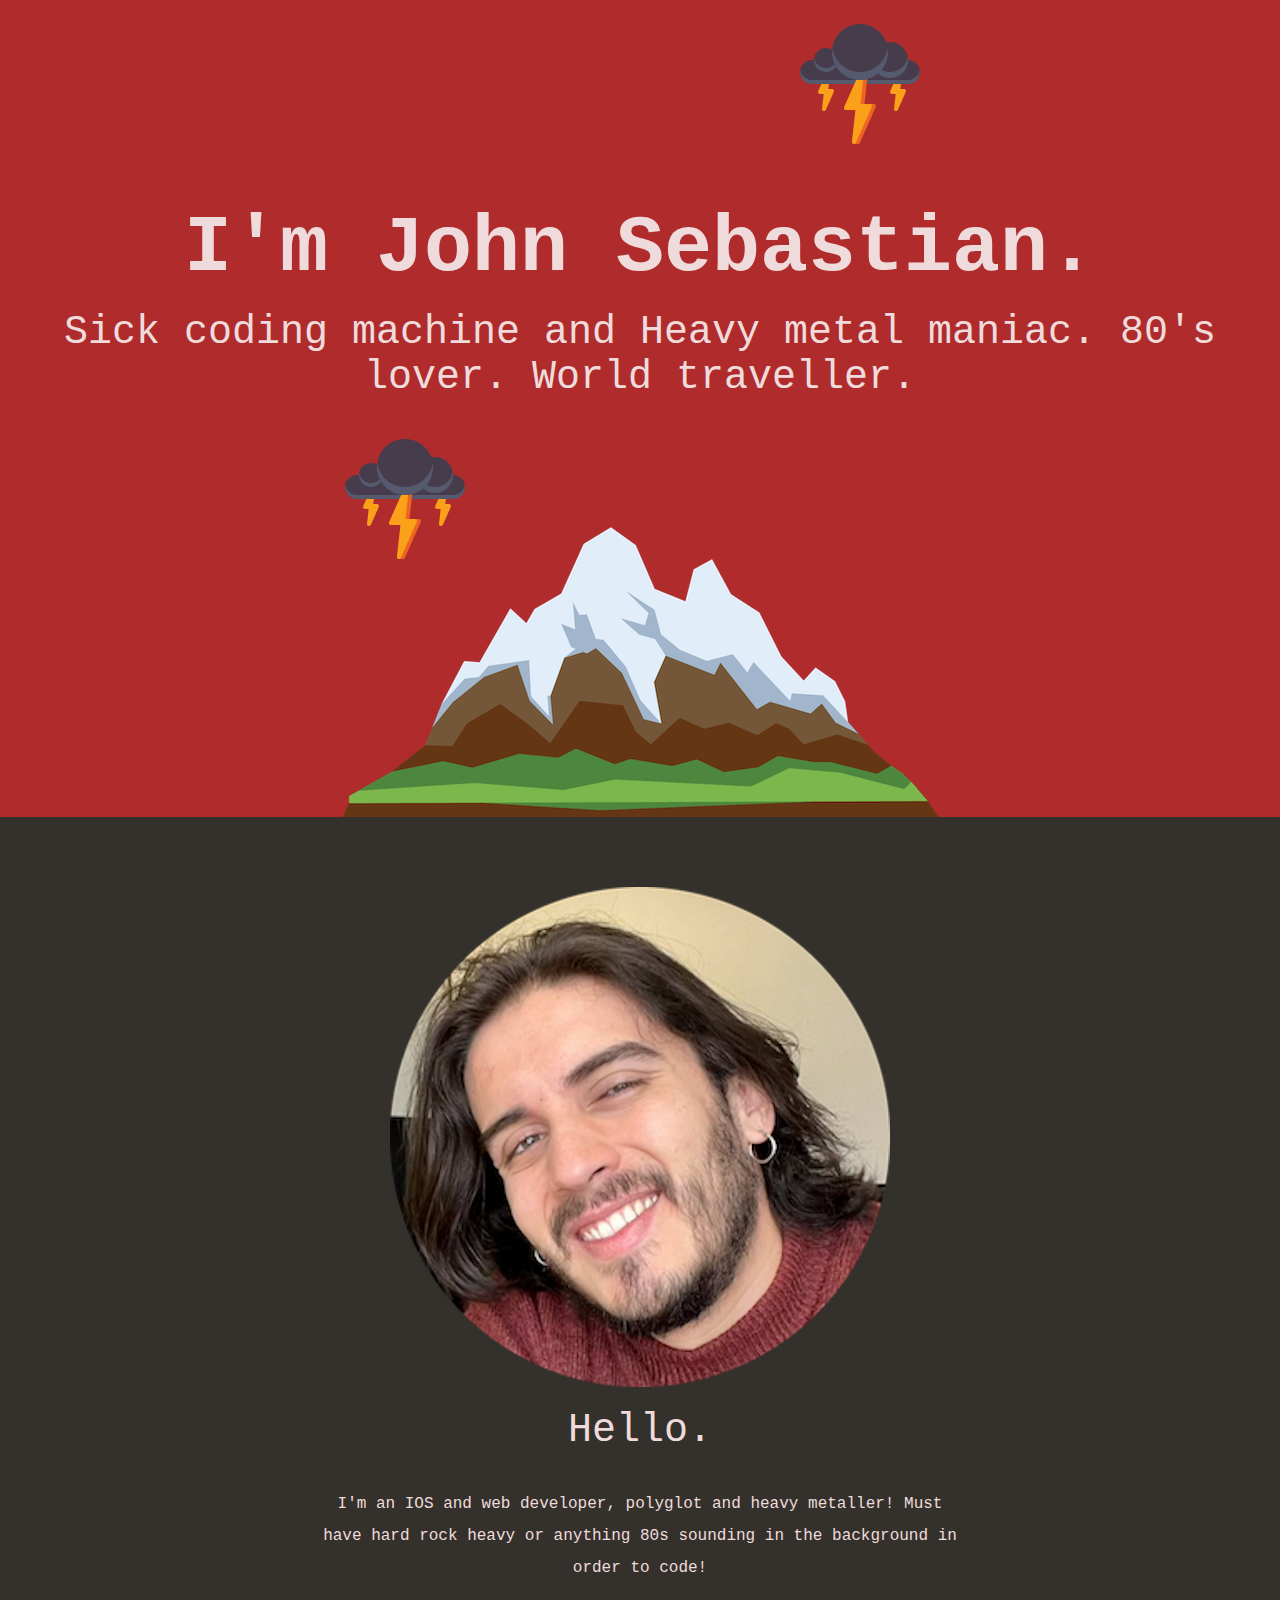
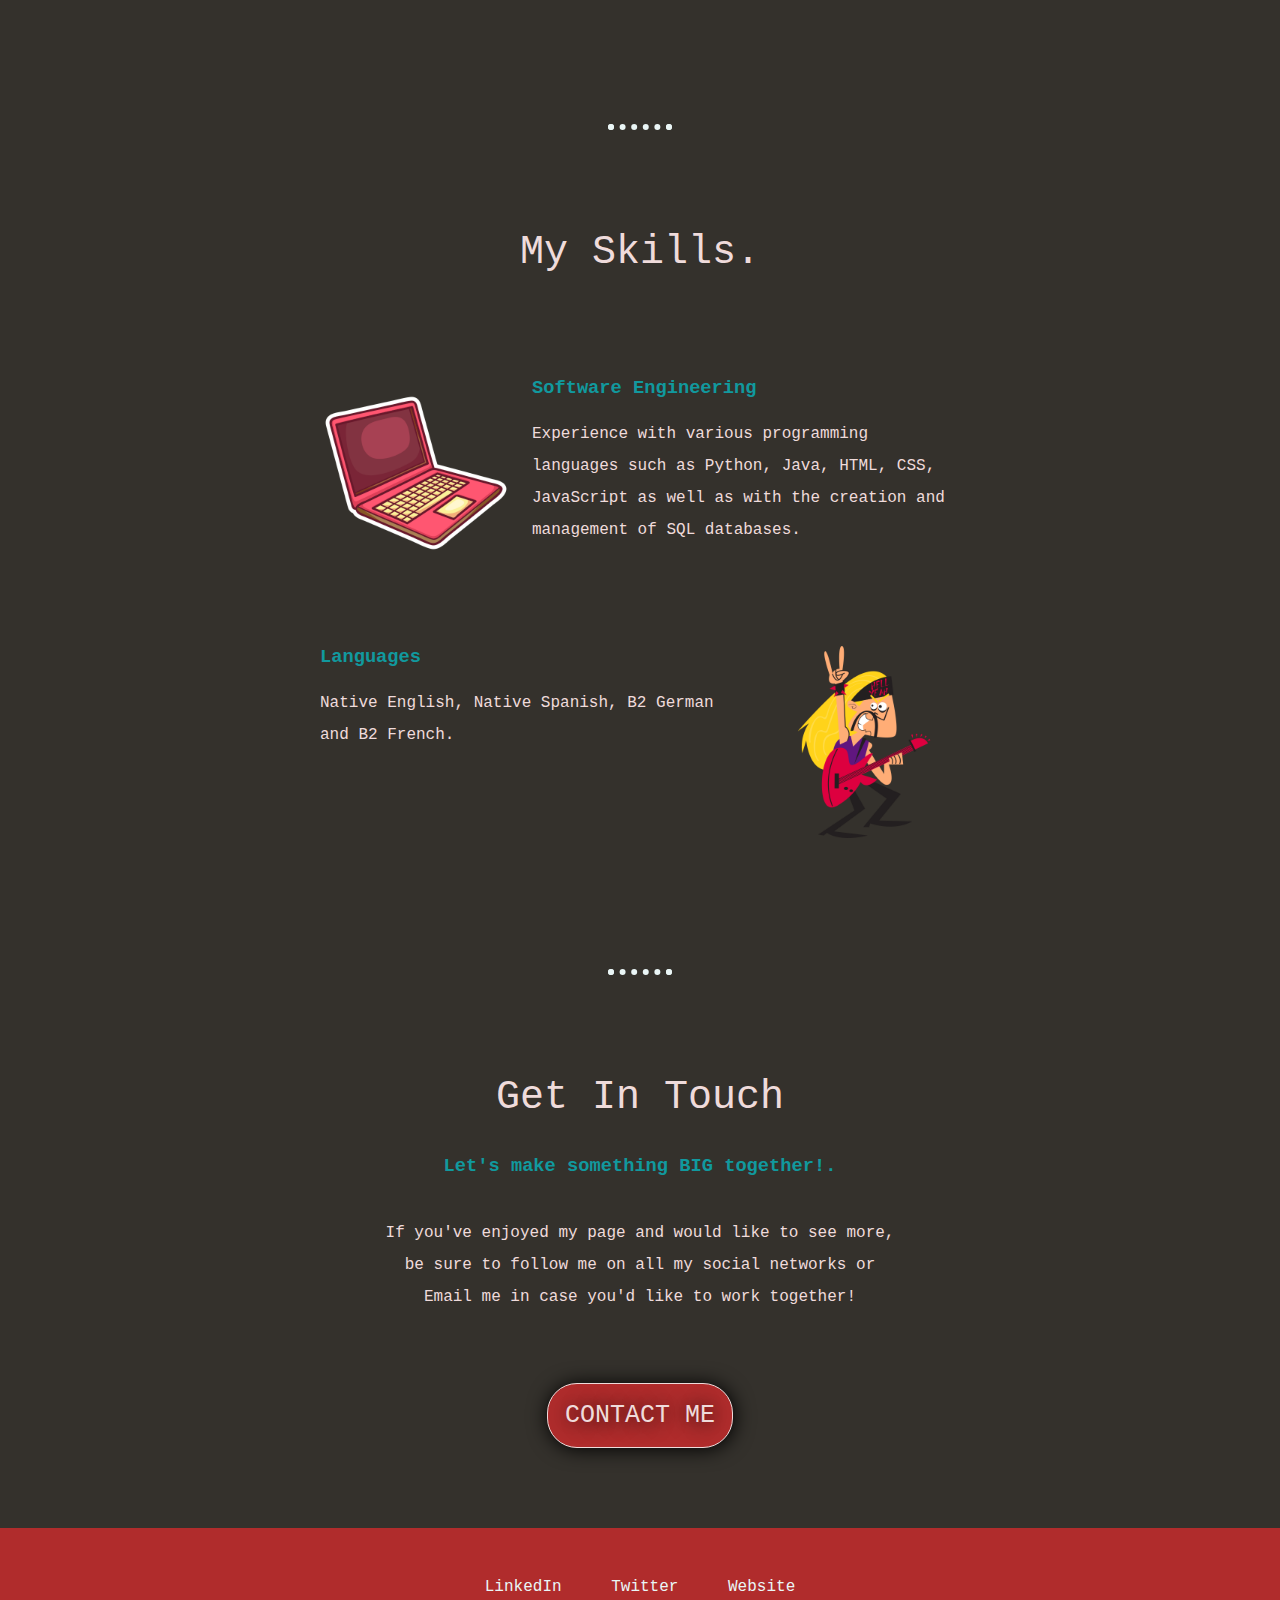
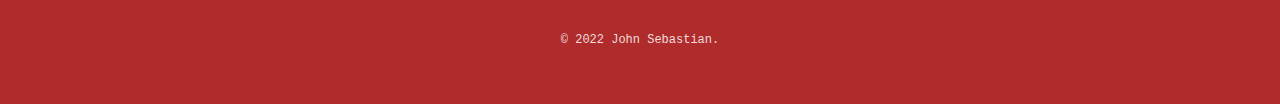
<file: index.html>
<!DOCTYPE html>
<html lang="en">

<head>
    <meta charset="UTF-8">
    <meta http-equiv="X-UA-Compatible" content="IE=edge">
    <meta name="viewport" content="width=device-width, initial-scale=1.0">
    <title>My Page</title>
    <link rel="stylesheet" href="css/style.css">
    <link rel="shortcut icon" href="favicon.ico" type="image/x-icon">
</head>

<body>

    <div class="top-container">
        <img class="top-cloud" src="images/thunder.png" alt="cloud image">
        

        <h1>I'm John Sebastian.</h1>
        <h2>Sick coding machine and Heavy metal maniac. 80's lover. World traveller.</h2>
        <img class="bottom-cloud" src="images/thunder.png" alt="cloud image">
       

        <img class="mountain" src="images/mountain.png" alt="mountain image">


    </div>

    <div class="middle-container">
        <div class="profile">
            <img class="me" src="images/my_face.png" alt="picture of me">
            <h2>Hello.</h2>
            <p class="intro">I'm an IOS and web developer, polyglot and heavy metaller! Must have hard rock heavy or anything 80s sounding in the background in order to code!
            </p>
        </div>
        <hr>
        <div class="skills">
            <h2>My Skills.</h2>
            <div class="skill-row">
                <img class="laptop" src="images/laptop.png" alt="picture of computer">
                <h3>Software Engineering</h3>
                <p>Experience with various programming languages such as Python, Java, HTML, CSS, JavaScript as well as with the creation and management of SQL databases.</p>
            </div>
            <div class="skill-row">
                <img class="heavy" src="images/rock-star.png" alt="">
                <h3>Languages</h3>
                <p>Native English, Native Spanish, B2 German and B2 French.</p>
            </div>
        </div>
        <br>
        <hr>
        <div class="contact-me">
            <h2>Get In Touch</h2>
            <h3>Let's make something BIG together!.</h3>
            <p class="contact-message">If you've enjoyed my page and would like to see more, be sure to follow me on all my social networks or Email me in case you'd like to work together!</p>
            <a class="btn" href="mailto:name@email.com">CONTACT ME</a>
        </div>
    </div>


    <div class="bottom-container">
        <a class="footer-link" href="https://www.linkedin.com/">LinkedIn</a>
        <a class="footer-link" href="https://twitter.com/">Twitter</a>
        <a class="footer-link" href="https://www.appbrewery.co/">Website</a>
        <p class="copyright">© 2022 John Sebastian.</p>
    </div>













</body>

</html>
</file>
<file: css/style.css>
body{
    margin: 0;
    text-align: center;
    color: rgb(239, 219, 219);
    font-family: 'Courier New', Courier, monospace;
}
h1{
    margin: 50px auto 0 auto;
    font-size: 5rem;
}

h2{
    font-size: 2.5rem;
    margin-top:1rem;
    font-weight: normal;
    padding-bottom: 2px;
}

h3{
    color:  #11999E;
}

p{
    line-height: 2;

}

hr{
    border: dotted #EAF6F6 6px;
    border-bottom: none;
    width: 4%;
    margin: 100px auto;
}

span{
    text-decoration: underline;
}

a{
    color: #EAF6F6;
    margin: 10px 20px;
    text-decoration: none;
}
a:hover{
    color: antiquewhite;
}

.top-container{
    background-color: #b02c2c;
    padding: 20px 0;
    

}



.middle-container{
    background-color: rgb(52, 49, 44);

    padding: 70px 0;
    
  
}

.bottom-container{
    background-color: #b02c2c;
    padding: 50px 0 20px;

   

  

}

.skill-row{
    width: 50%;
    margin: 100px auto; 
    text-align: left;
}

.intro{
    width: 50%;
    margin: auto;
    padding-bottom: 40px;
}

.contact-message{
    width: 40%;
    margin: 40px auto 60px;
}

.top-cloud {
    position: relative;
    left: 220px;

}
.bottom-cloud{
    position: absolute;

}




.mountain{
    position: relative;
    top: 25px;
}

.me{
}



.laptop{
    width: 30%;
    float: left;
    margin-right: 20px;
}

.heavy{
    width: 30%;
    float: right;
    margin-left: 20px;

}


.btn {
    -webkit-border-radius: 30px;
    -moz-border-radius: 30px;
    border-radius: 30px;
    color: rgb(239, 219, 219);
    font-family: Courier New;
    font-size: 25px;
    font-weight: 100;
    padding: 17px;
    background-color: #B02C2C;
    -webkit-box-shadow: 1px 1px 20px 0 #000000;
    -moz-box-shadow: 1px 1px 20px 0 #000000;
    box-shadow: 1px 1px 20px 0 #000000;
    text-shadow: 1px 1px 20px #000000;
    border: solid rgb(239, 219, 219) 1px;
    text-decoration: none;
    display: inline-block;
    cursor: pointer;
    text-align: center;
 }
 
 .btn:hover {
    background: #11999E;
    border: solid rgb(239, 219, 219) 1px;
    -webkit-border-radius: 20px;
    -moz-border-radius: 20px;
    border-radius: 20px;
    text-decoration: none;
 }
 .copyright{
     font-size: .75rem;
     padding: 20px 0;
 }
</file>
